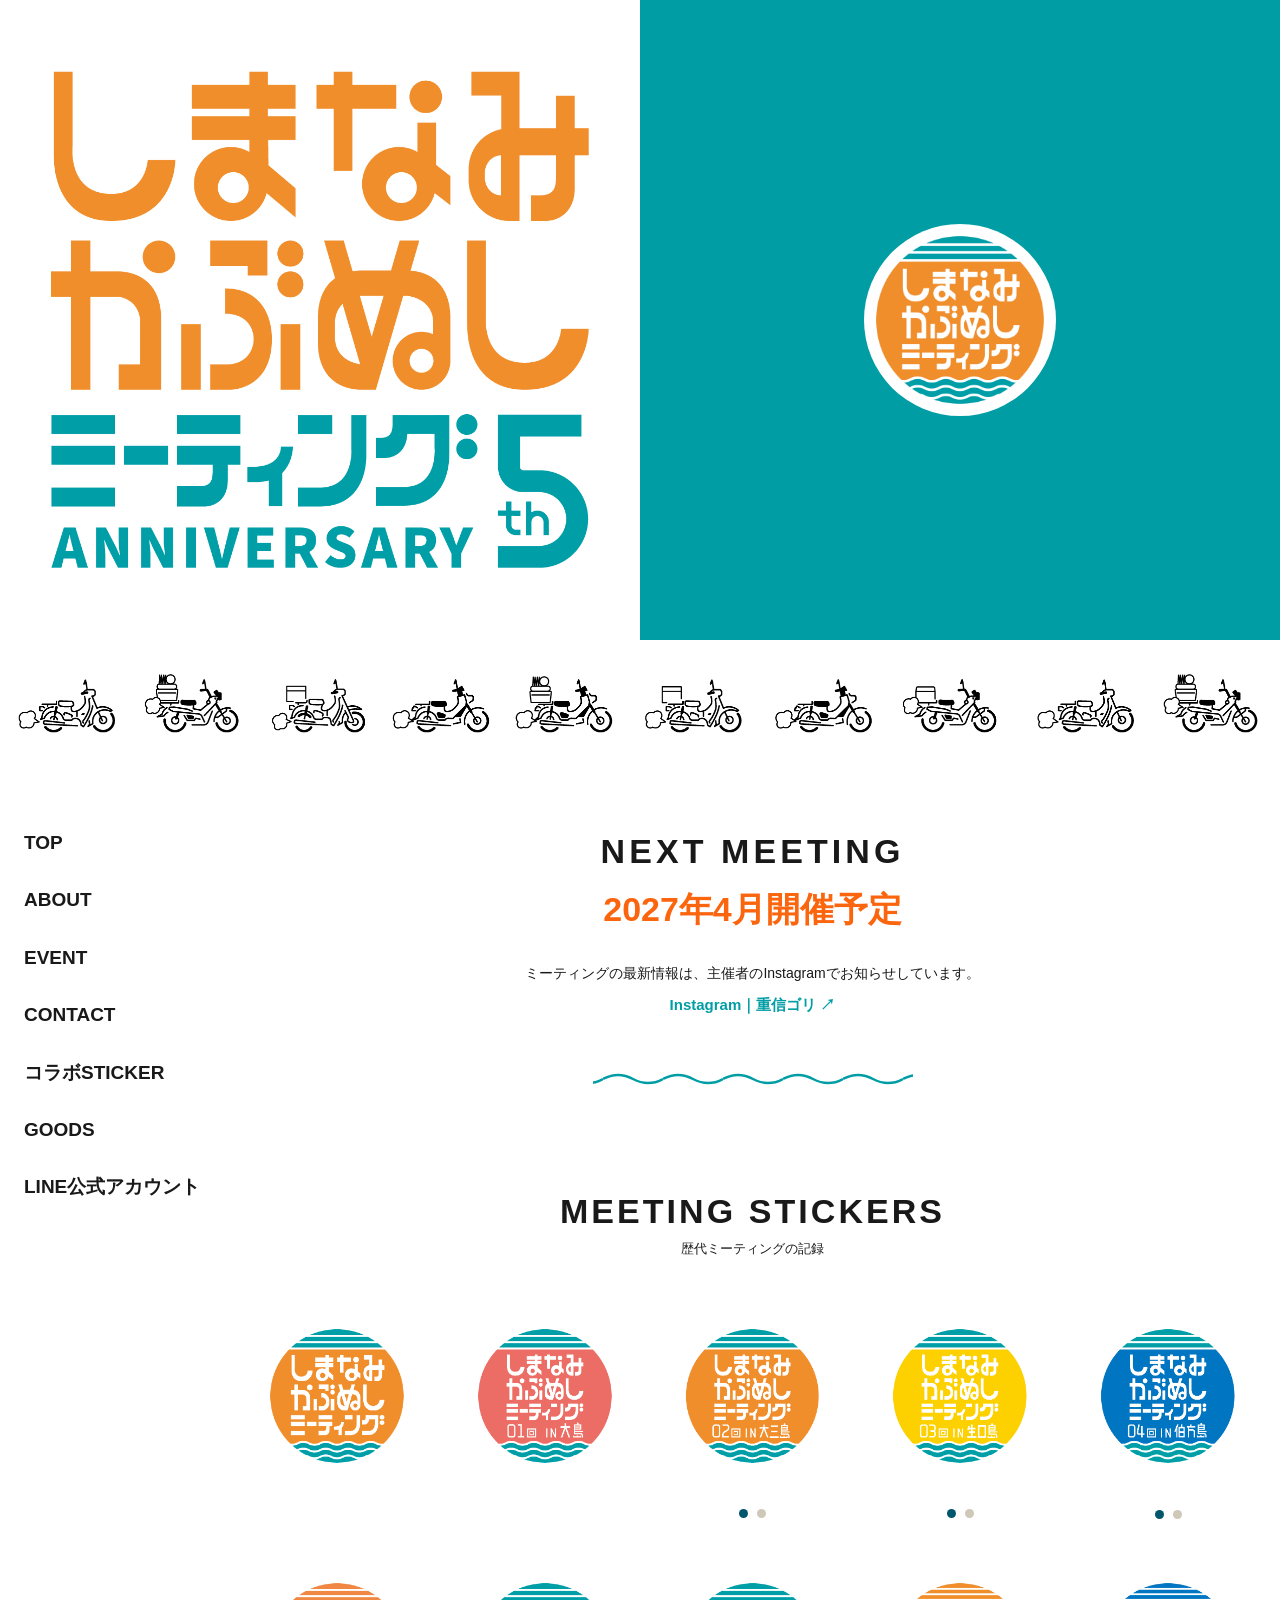
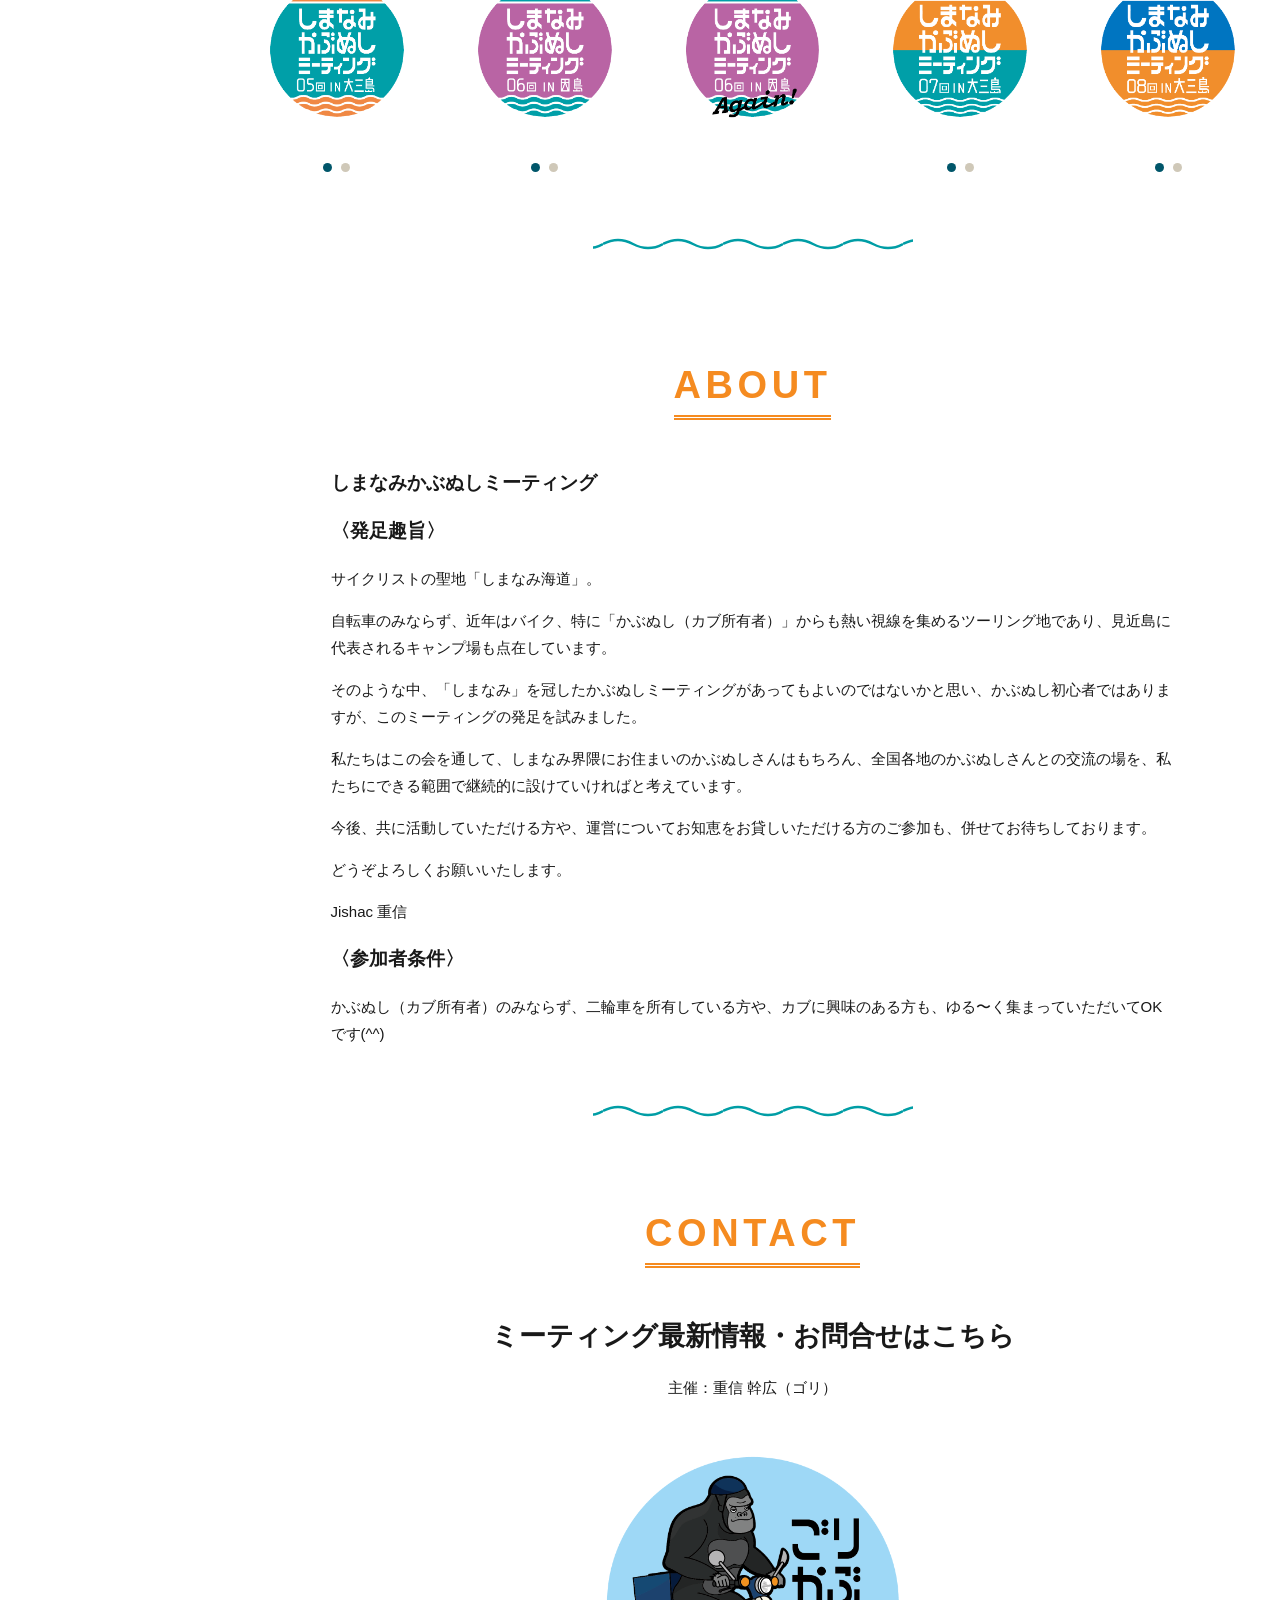
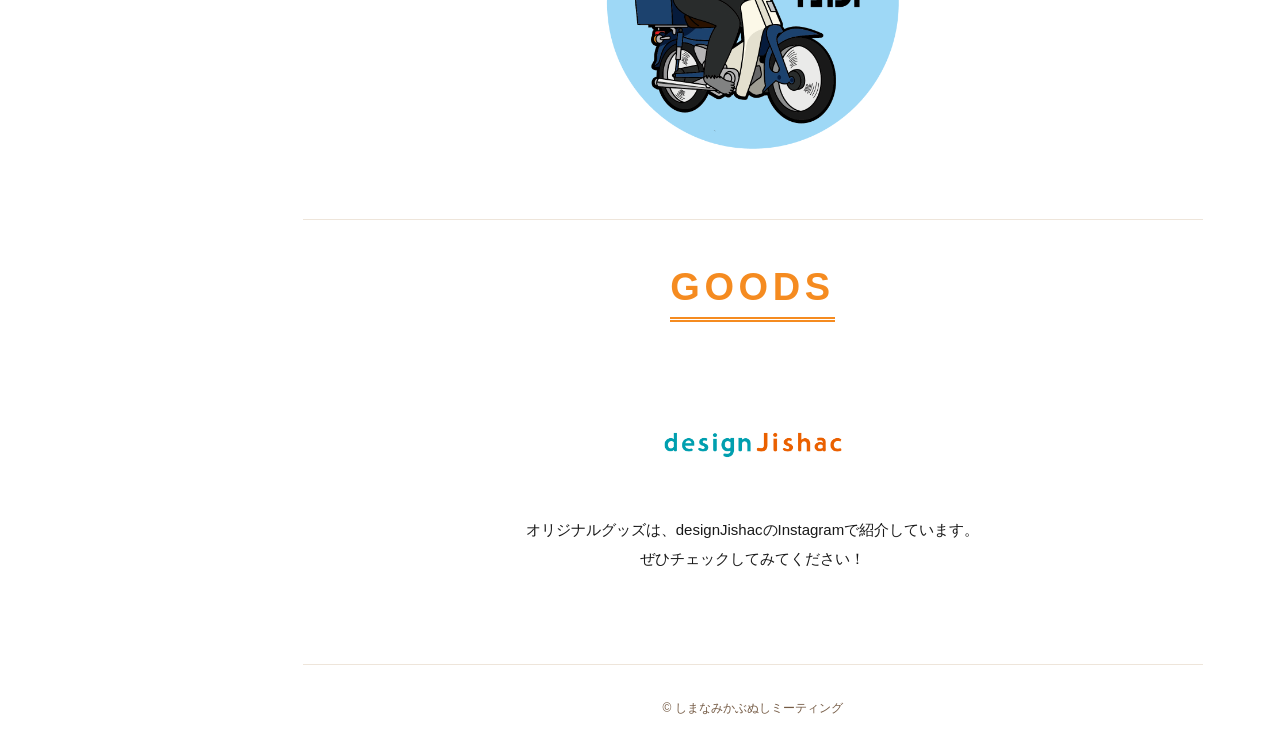
<file: index.html>
<!doctype html>
<html lang="ja">
<head>
  <meta charset="utf-8">
  <meta name="viewport" content="width=device-width, initial-scale=1">
  <meta name="description" content="しまなみかぶぬしミーティング公式サイト。歴代ミーティングのステッカーとチラシを紹介。次回は2027年4月開催予定。">
  <title>しまなみかぶぬしミーティング</title>
  <link rel="icon" href="images/meeting-logo.png">
  <link rel="stylesheet" href="style.css">
  <script src="script.js" defer></script>
</head>
<body>
  <main id="top">
    <header class="hero" aria-label="しまなみかぶぬしミーティング">
      <div class="hero-left"><img src="images/main-visual.png" alt="しまなみかぶぬしミーティング 5周年"></div>
      <div class="hero-right"><img src="images/meeting-logo.png" alt="しまなみかぶぬしミーティング公式ロゴ"></div>
    </header>

<!-- ヘッダー下：走るカブのアニメーション -->
<div class="cub-animation" aria-hidden="true"></div>

    <div class="below-hero">
      <aside class="sidebar">
        <nav aria-label="サイトメニュー">
          <a href="#top">TOP</a>
          <a href="#about">ABOUT</a> 
          <a href="event.html">EVENT</a>
          <a href="#contact">CONTACT</a>
          <a href="https://cubnushi-sticker-station.r93u12i.workers.dev/">コラボSTICKER</a>
         <a href="https://www.instagram.com/design_jishac/" target="_blank" rel="noopener noreferrer">GOODS</a>
          <a href="https://lin.ee/qcc9q6A" target="_blank" rel="noopener noreferrer">LINE公式アカウント</a>
        </nav>
      </aside>

      <div class="content">
<section class="next-event" aria-label="次回開催情報">
  <h1>NEXT MEETING</h1>
  <p>2027年4月開催予定</p>

  <div class="next-event-info">
    <p>ミーティングの最新情報は、主催者のInstagramでお知らせしています。</p>
    <a
      href="https://www.instagram.com/shimacubnushi_gori/"
      target="_blank"
      rel="noopener noreferrer"
    >
      Instagram｜重信ゴリ ↗
    </a>
  </div>
</section>


        <section class="gallery" aria-labelledby="gallery-title">
          <h2 id="gallery-title">MEETING STICKERS</h2>
          <p class="gallery-lead">歴代ミーティングの記録</p>
          <div id="sticker-grid" class="sticker-grid"></div>
        </section>

        <section class="info" id="about">
          <h2>ABOUT</h2>
          <h3>しまなみかぶぬしミーティング</h3>
          <h3>〈発足趣旨〉</h3>
          <p>サイクリストの聖地「しまなみ海道」。</p>
          <p>自転車のみならず、近年はバイク、特に「かぶぬし（カブ所有者）」からも熱い視線を集めるツーリング地であり、見近島に代表されるキャンプ場も点在しています。</p>
          <p>そのような中、「しまなみ」を冠したかぶぬしミーティングがあってもよいのではないかと思い、かぶぬし初心者ではありますが、このミーティングの発足を試みました。</p>
          <p>私たちはこの会を通して、しまなみ界隈にお住まいのかぶぬしさんはもちろん、全国各地のかぶぬしさんとの交流の場を、私たちにできる範囲で継続的に設けていければと考えています。</p>
          <p>今後、共に活動していただける方や、運営についてお知恵をお貸しいただける方のご参加も、併せてお待ちしております。</p>
          <p>どうぞよろしくお願いいたします。</p>
          <p>Jishac 重信</p>
          <h3>〈参加者条件〉</h3>
          <p>かぶぬし（カブ所有者）のみならず、二輪車を所有している方や、カブに興味のある方も、ゆる〜く集まっていただいてOKです(^^)</p>
        </section>

<section class="info" id="contact">
  <h2>CONTACT</h2>

  <h3>ミーティング最新情報・お問合せはこちら</h3>

  <p>主催：重信 幹広（ゴリ）</p>

  <a
    href="https://www.instagram.com/shimacubnushi_gori/"
    target="_blank"
    rel="noopener noreferrer"
    aria-label="Instagram｜重信ゴリを開く"
  >
    <img
      src="images/gori-cub.png"
      alt="ゴリカブ｜Instagram 重信ゴリ"
    >
  </a>
</section>

       
<section class="info" id="goods">
  <h2>GOODS</h2>

  <div class="goods-content">
    <a href="https://www.instagram.com/design_jishac/"
       target="_blank"
       rel="noopener noreferrer"
       aria-label="designJishacのInstagramを見る">
      <img src="images/designjishac.png"
           alt="designJishac"
           class="goods-logo">
    </a>

    <p>
      オリジナルグッズは、designJishacのInstagramで紹介しています。<br>
      ぜひチェックしてみてください！
    </p>
  </div>
</section>

        <footer>© しまなみかぶぬしミーティング</footer>
      </div>
    </div>
  </main>

  <dialog id="flyer-dialog" class="flyer-dialog" aria-labelledby="dialog-title">
    <div class="dialog-header">
      <h2 id="dialog-title"></h2>
      <button id="close-dialog" type="button" aria-label="閉じる">×</button>
    </div>
    <p id="dialog-date" class="dialog-date"></p>
    <img id="dialog-image" alt="開催チラシ">
  </dialog>
</body>
</html>
</file>
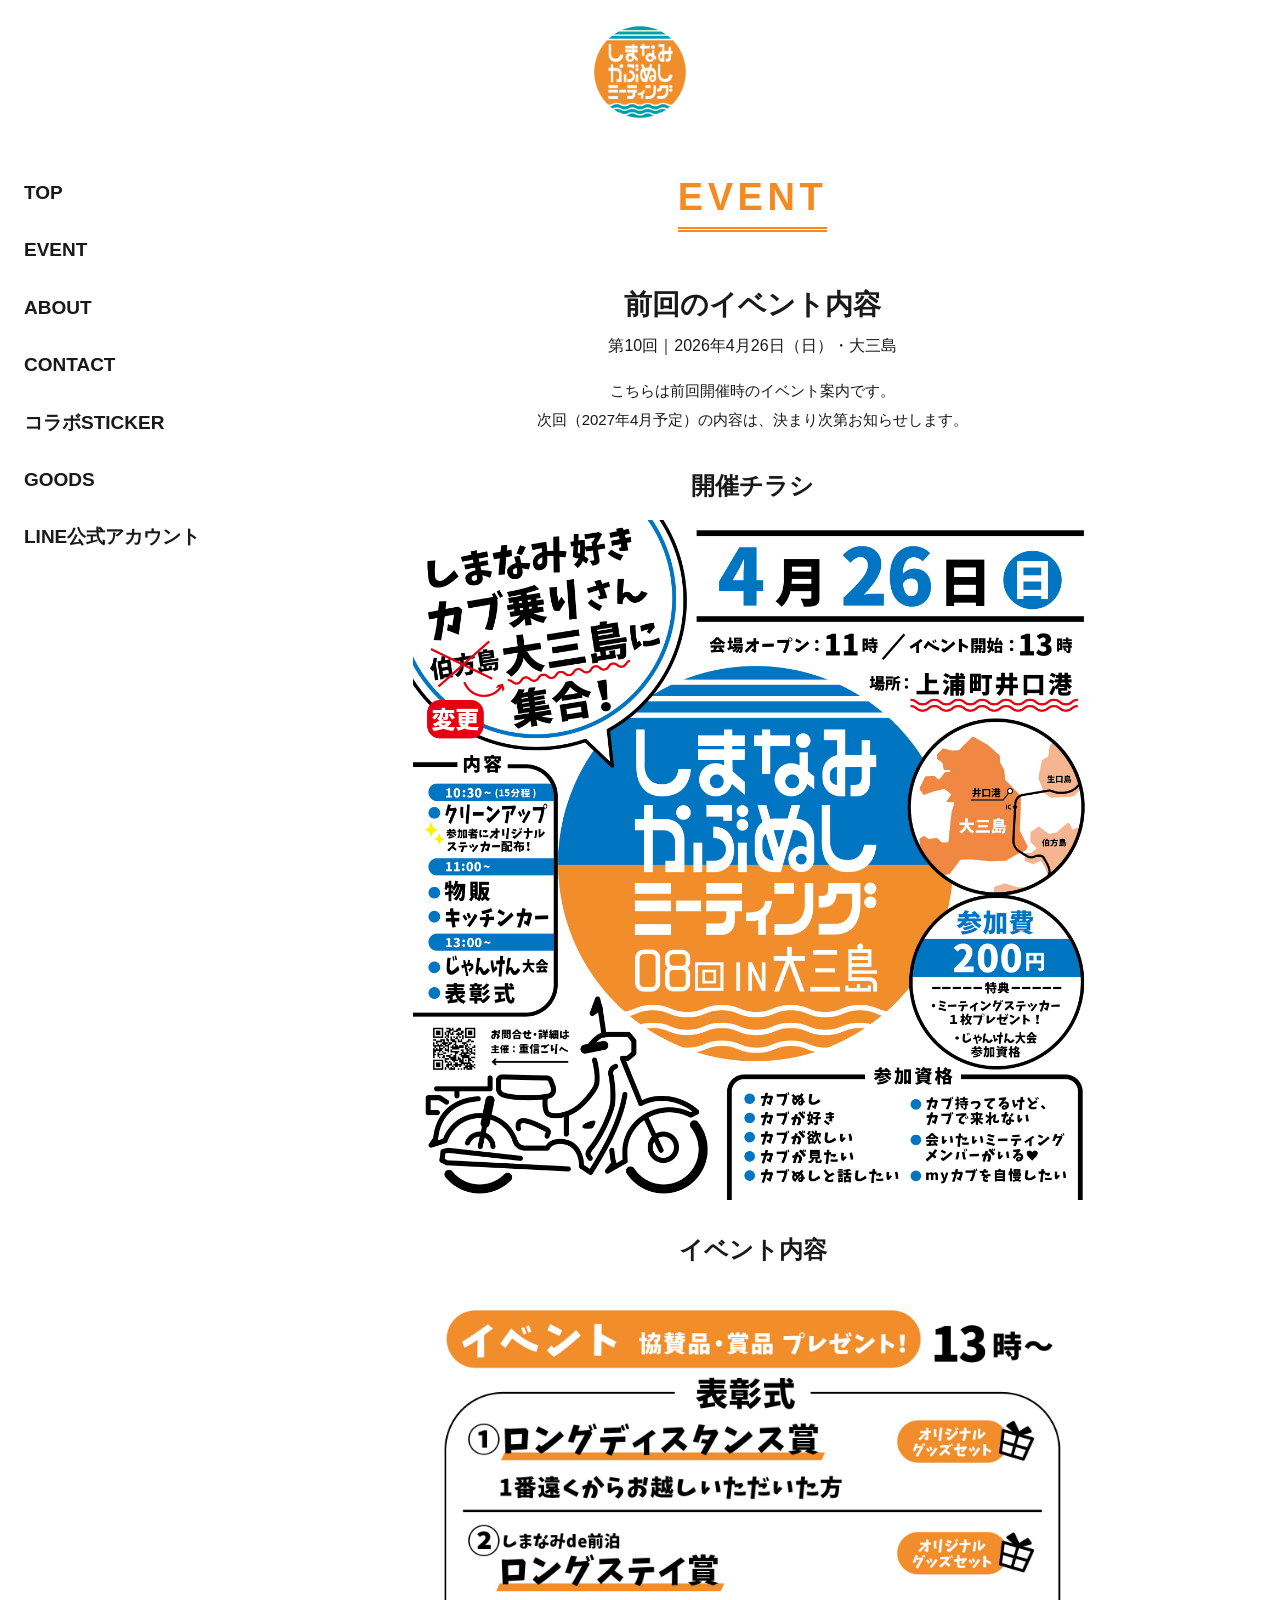
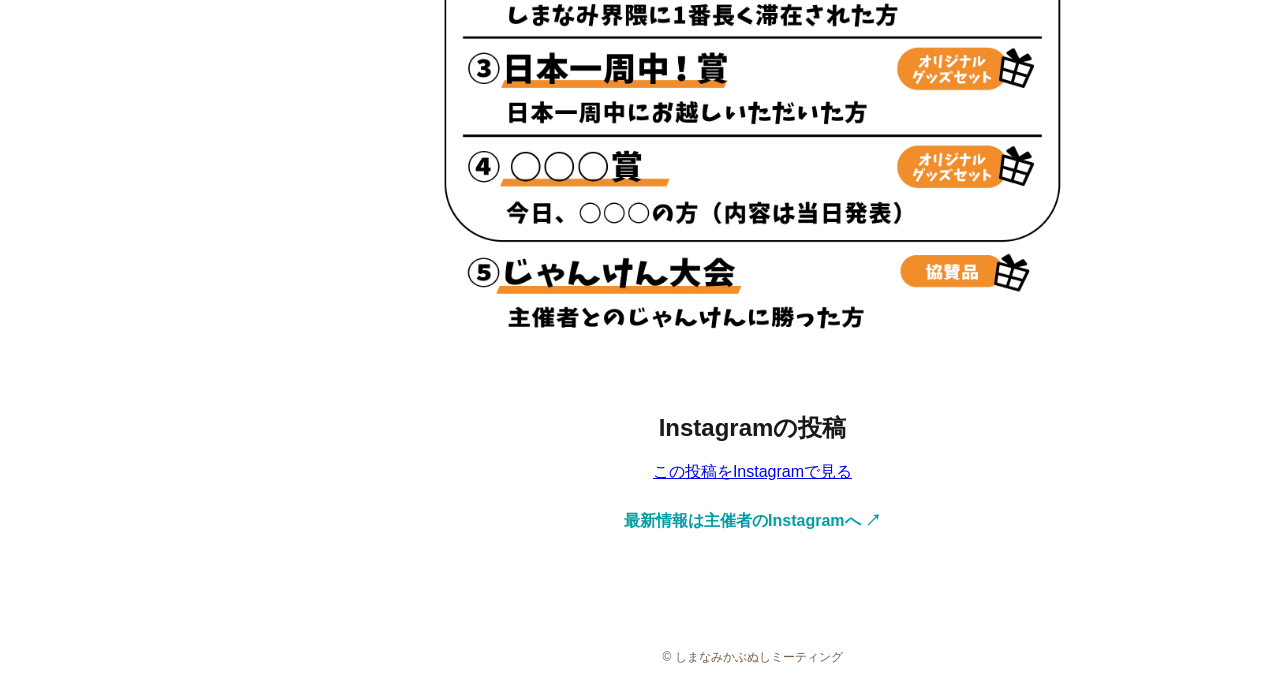
<file: event.html>
<!doctype html>
<html lang="ja">
<head>
  <meta charset="utf-8">
  <meta name="viewport" content="width=device-width, initial-scale=1">
  <meta name="description" content="しまなみかぶぬしミーティングのイベント案内。前回2026年4月26日のイベント内容を掲載しています。">
  <title>EVENT｜しまなみかぶぬしミーティング</title>
  <link rel="icon" href="images/meeting-logo.png">
  <link rel="stylesheet" href="style.css">
  <style>
    /* EVENTページ専用。既存のstyle.cssは変更しません */
    .event-page-heading { text-align: center; padding: 56px 20px 16px; }
    .event-page-heading h1 { display: table; margin: 0 auto; padding: 0 0 8px; border-bottom: 5px double #f58b20; color: #f58b20; font-size: clamp(28px, 3vw, 38px); font-weight: 900; letter-spacing: .12em; }
    .event-body { width: min(100%, 900px); margin: 0 auto; padding: 24px 28px 85px; text-align: center; }
    .event-body h2 { margin: 14px 0 12px; font-size: clamp(21px, 2.5vw, 28px); font-weight: 800; }
    .event-date { margin: 0 0 20px; font-size: 16px; }
    .event-notice { margin: 0 auto 36px; line-height: 1.9; font-size: 15px; }
    .event-image-heading { margin: 34px 0 18px; font-size: clamp(18px, 2vw, 24px); font-weight: 800; }
    .event-poster { display: block; width: min(100%, 680px); height: auto; margin: 0 auto; }
    .event-instagram { margin: 48px auto 0; max-width: 540px; text-align: center; }
    .event-instagram .instagram-media { margin: 0 auto !important; }
    .event-link { display: inline-block; margin-top: 28px; color: #009da5; font-weight: 700; text-decoration: none; }
    .event-link:hover, .event-link:focus-visible { color: #f58b20; text-decoration: underline; }
    .event-page-footer { text-align: center; padding: 32px 12px; font-size: 12px; color: #755b45; }
    .event-top-link { display: block; width: fit-content; margin: 24px auto 0; text-decoration: none; }
    .event-top-link img { display: block; width: 96px; max-width: 100%; height: auto; }
    @media (max-width: 700px) {
      .event-page-heading { padding-top: 38px; }
      .event-body { padding: 20px 16px 55px; }
      .event-notice { margin-bottom: 24px; }
      .event-top-link img { width: 76px; }
    }
  </style>
</head>
<body>
  <a class="event-top-link" href="index.html" aria-label="トップページへ戻る">
    <img src="images/meeting-logo.png" alt="しまなみかぶぬしミーティング">
  </a>
  <div class="below-hero">
    <aside class="sidebar">
      <nav aria-label="サイトメニュー">
        <a href="index.html#top">TOP</a>
        <a href="event.html" aria-current="page">EVENT</a>
        <a href="index.html#about">ABOUT</a>
        <a href="index.html#contact">CONTACT</a>
        <a href="https://cubnushi-sticker-station.r93u12i.workers.dev/">コラボSTICKER</a>
        <a href="index.html#goods">GOODS</a>
        <a href="https://lin.ee/qcc9q6A" target="_blank" rel="noopener noreferrer">LINE公式アカウント</a>
      </nav>
    </aside>
    <main class="content">
      <header class="event-page-heading"><h1>EVENT</h1></header>
      <section class="event-body" aria-labelledby="previous-event-title">
        <h2 id="previous-event-title">前回のイベント内容</h2>
        <p class="event-date">第10回｜2026年4月26日（日）・大三島</p>
        <p class="event-notice">こちらは前回開催時のイベント案内です。<br>次回（2027年4月予定）の内容は、決まり次第お知らせします。</p>
        <h3 class="event-image-heading">開催チラシ</h3>
        <img class="event-poster" src="images/flyer08.jpg" alt="第10回しまなみかぶぬしミーティング（2026年4月26日・大三島）の開催チラシ" loading="lazy">
        <h3 class="event-image-heading">イベント内容</h3>
        <img class="event-poster" src="images/event-2026.jpg" alt="2026年4月26日開催時のイベント案内。13時からの表彰式、ロングディスタンス賞、ロングステイ賞、日本一周中！賞、当日発表の賞、じゃんけん大会について" width="1724" height="1724">
        <section class="event-instagram" aria-labelledby="event-instagram-title">
          <h3 id="event-instagram-title" class="event-image-heading">Instagramの投稿</h3>
          <blockquote class="instagram-media" data-instgrm-captioned data-instgrm-permalink="https://www.instagram.com/p/DXmL7_Nk5vP/" data-instgrm-version="14" style="background:#fff; border:0; border-radius:3px; margin:0 auto; max-width:540px; min-width:0; width:100%; padding:0;">
            <a href="https://www.instagram.com/p/DXmL7_Nk5vP/" target="_blank" rel="noopener noreferrer">この投稿をInstagramで見る</a>
          </blockquote>
        </section>
        <a class="event-link" href="https://www.instagram.com/shimacubnushi_gori/" target="_blank" rel="noopener noreferrer">最新情報は主催者のInstagramへ ↗</a>
      </section>
      <footer class="event-page-footer">© しまなみかぶぬしミーティング</footer>
    </main>
  </div>
  <script async src="https://www.instagram.com/embed.js"></script>
</body>
</html>
</file>
<file: style.css>
/* ==============================
   基本設定
============================== */

:root {
  --orange: #f58b20;
  --teal: #009da5;
  --beige: #ffffff;
  --ink: #191919;
}

* {
  box-sizing: border-box;
}

html {
  scroll-behavior: smooth;
}

body {
  margin: 0;
  background: #fff;
  color: var(--ink);
  font-family: Arial, "Hiragino Kaku Gothic ProN", "Noto Sans JP", sans-serif;
}


/* ==============================
   ヘッダー
============================== */

.hero {
  display: grid;
  grid-template-columns: 1fr 1fr;
}

.hero-left,
.hero-right {
  aspect-ratio: 1 / 1;
  min-width: 0;
}

.hero-left {
  display: grid;
  place-items: center;
  background: #fff;
}

.hero-left img {
  display: block;
  width: 100%;
  height: 100%;
  object-fit: contain;
}

.hero-right {
  display: flex;
  justify-content: center;
  align-items: center;
  background: var(--teal);
}

.hero-right img {
  display: block;
  width: 30%;
  max-width: 220px;
  height: auto;
  background: #fff;
  padding: 8px;
  border-radius: 50%;
}


/* ==============================
   サイドメニュー・本文
============================== */

.below-hero {
  display: grid;
  grid-template-columns: 225px minmax(0, 1fr);
  align-items: start;
}

.sidebar {
  background: #fff;
  padding: 58px 24px;
  position: sticky;
  top: 0;
}

.sidebar nav {
  display: flex;
  flex-direction: column;
  gap: 27px;
}

.sidebar a {
  color: #191919;
  font-size: 19px;
  font-weight: 800;
  text-decoration: none;
  line-height: 1.6;
  transition: color .15s ease;
}

.sidebar a:hover,
.sidebar a:focus-visible {
  color: var(--orange);
}

.content {
  min-width: 0;
}


/* ==============================
   次回開催
============================== */

.next-event {
  padding: 62px 20px 56px;
  text-align: center;
}

.next-event h1 {
  font-size: clamp(25px, 3vw, 34px);
  font-weight: 800;
  letter-spacing: .12em;
  margin: 0 0 16px;
}

.next-event p {
  font-size: clamp(23px, 3vw, 34px);
  font-weight: 700;
  color: #fa650e;
  margin: 0;
}


/* ==============================
   歴代ステッカー
============================== */

.gallery {
  background: #fff;
  padding: 48px 12px 65px;
}

.gallery h2 {
  margin: 0;
  font-size: clamp(25px, 3vw, 34px);
  font-weight: 800;
  text-align: center;
  letter-spacing: .09em;
}

.gallery-lead {
  margin: 9px 0 38px;
  text-align: center;
  font-size: 13px;
}

.sticker-grid {
  display: grid;
  grid-template-columns: repeat(5, minmax(0, 1fr));
  column-gap: 8px;
  row-gap: 24px;
}

.sticker-card {
  min-width: 0;
  text-align: center;
}

.sticker-image-button {
  display: block;
  width: 100%;
  border: 0;
  padding: 0;
  background: transparent;
  cursor: pointer;
  position: relative;
  border-radius: 50%;
}

.sticker-image-button img {
  display: block;
  width: 100%;
  aspect-ratio: 1 / 1;
  object-fit: contain;
  border-radius: 50%;
}

.sticker-date-overlay {
  position: absolute;
  inset: 0;
  border-radius: 50%;
  display: flex;
  justify-content: center;
  align-items: center;
  padding: 12px;
  flex-direction: column;
  gap: 7px;
  text-align: center;
  background: rgb(0 0 0 / 72%);
  color: #fff;
  font-size: clamp(10px, 1.1vw, 14px);
  opacity: 0;
  pointer-events: none;
  transition: opacity .2s ease;
}

.sticker-image-button:hover .sticker-date-overlay,
.sticker-image-button:focus-visible .sticker-date-overlay {
  opacity: 1;
}

.sticker-dots {
  min-height: 24px;
  display: flex;
  align-items: center;
  justify-content: center;
  gap: 9px;
  margin: 6px 0 0;
}

.sticker-dot {
  width: 9px;
  height: 9px;
  border: 0;
  border-radius: 50%;
  background: #cfc8b8;
  padding: 0;
  cursor: pointer;
}

.sticker-dot[aria-pressed="true"] {
  background: #00566a;
}


/* ==============================
   各セクション共通
============================== */

.info {
  max-width: 900px;
  margin: auto;
  padding: 46px 28px;
  border-bottom: 1px solid #eee5da;
}

.info h2 {
  color: var(--teal);
  font-size: clamp(25px, 3vw, 34px);
  font-weight: 800;
  letter-spacing: .08em;
}

.info p {
  font-size: 15px;
  line-height: 1.8;
}


/* ==============================
   ABOUT・CONTACT 共通見出し
============================== */

#about > h2,
#contact > h2,
#goods > h2 {
  color: var(--orange);
  font-size: clamp(28px, 3vw, 38px);
  font-weight: 900;
  letter-spacing: .12em;
  text-align: center;
  width: fit-content;
  margin: 0 auto 48px;
  padding-bottom: 8px;
  border-bottom: 5px double var(--orange);
}


/* ==============================
   ABOUT
============================== */

#about h3 {
  line-height: 1.6;
}


/* ==============================
   CONTACT
============================== */

#contact {
  text-align: center;
}

#contact > h3 {
  margin: 0 0 18px;
  font-size: clamp(19px, 2.5vw, 27px);
  font-weight: 700;
  line-height: 1.5;
}

#contact > p {
  margin: 18px 0 32px;
}

#contact > a {
  display: block;
  width: min(100%, 340px);
  margin: 0 auto;
  line-height: 0;
}

#contact > a img {
  display: block;
  width: 100%;
  height: auto;
  transition: opacity .2s ease;
}

#contact > a:hover img,
#contact > a:focus-visible img {
  opacity: .8;
}


/* ==============================
   フッター
============================== */

footer {
  text-align: center;
  padding: 35px 12px;
  font-size: 12px;
  color: #755b45;
}


/* ==============================
   チラシのポップアップ
============================== */

.flyer-dialog {
  width: min(92vw, 740px);
  max-height: 92vh;
  border: none;
  border-radius: 6px;
  padding: 20px;
  box-shadow: 0 12px 60px rgb(0 0 0 / 20%);
}

.flyer-dialog::backdrop {
  background: rgb(0 0 0 / 70%);
}

.dialog-header {
  display: flex;
  justify-content: flex-end;
  align-items: center;
  gap: 15px;
}

.dialog-header h2 {
  font-size: 17px;
  margin: 0;
}

.dialog-header button {
  font-size: 32px;
  line-height: 1;
  border: 0;
  background: none;
  cursor: pointer;
}

.dialog-date {
  margin: 8px 0 15px;
  font-size: 13px;
}

.flyer-dialog img {
  display: block;
  width: 100%;
  height: auto;
  max-height: 70vh;
  object-fit: contain;
}


/* ==============================
   スマートフォン
============================== */

@media (max-width: 700px) {

  .hero {
    grid-template-columns: 1fr;
  }

  .hero-right img {
    width: 34%;
    padding: 6px;
  }

  .below-hero {
    grid-template-columns: 1fr;
  }

  .sidebar {
    position: static;
    padding: 16px;
    border-bottom: 1px solid #f1e7dd;
  }

  .sidebar nav {
    flex-direction: row;
    flex-wrap: wrap;
    gap: 12px 18px;
  }

  .sidebar a {
    font-size: 16px;
    font-weight: 800;
  }

  .next-event {
    padding: 42px 12px;
  }

  .gallery {
    padding: 35px 10px 45px;
  }

  .sticker-grid {
    grid-template-columns: repeat(2, minmax(0, 1fr));
    gap: 22px 8px;
  }

  .sticker-date-overlay {
    font-size: 12px;
  }

  .info {
    padding: 42px 18px;
  }

  #about > h2,
  #contact > h2 {
    margin-bottom: 40px;
  }

  #contact > a {
    width: min(88%, 330px);
  }
}

/* NEXT MEETING：最新情報への案内 */
.next-event-info {
  margin-top: 28px;
  text-align: center;
}

.next-event-info p {
  margin: 0 0 10px;
  color: #191919;
  font-size: 14px;
  font-weight: 400;
  line-height: 1.8;
}

.next-event-info a {
  color: #009da5;
  font-size: 15px;
  font-weight: 700;
  text-decoration: none;
}

.next-event-info a:hover {
  color: #f58b20;
  text-decoration: underline;
}

/* ==============================
   セクション間の波線
============================== */

.next-event::after,
.gallery::after,
#about::after {
  content: "";
  display: block;
  width: min(65%, 320px);
  height: 18px;
  margin: 55px auto 0;

  background-image: url("data:image/svg+xml,%3Csvg xmlns='http://www.w3.org/2000/svg' width='60' height='18' viewBox='0 0 60 18'%3E%3Cpath d='M0 9 Q15 1 30 9 T60 9' fill='none' stroke='%23009da5' stroke-width='2.5'/%3E%3C/svg%3E");
  background-repeat: repeat-x;
  background-position: center;
}

/* セクション下の通常の区切り線を削除 */
.next-event,
.gallery,
#about {
  border-bottom: none;
}

/* スマートフォン */
@media (max-width: 700px) {
  .next-event::after,
  .gallery::after,
  #about::after {
    width: min(70%, 240px);
    margin-top: 40px;
  }
}

/* ==============================
   ヘッダー下：走るカブ
============================== */

.cub-animation {
  width: 100%;
  height: 130px;
  overflow: hidden;
  background-color: #fff;
  background-image: url("images/shop-TOPイラスト.png");
  background-repeat: repeat-x;
  background-size: auto 105px;
  background-position: 0 center;

  animation: cub-running 30s linear infinite;
}

/* 左から右へ流れる */
@keyframes cub-running {
  from {
    background-position: 0 center;
  }
  to {
    background-position: 1014px center;
  }
}

/* スマートフォン */
@media (max-width: 700px) {
  .cub-animation {
    height: 90px;
    background-size: auto 70px;
    animation-name: cub-running-mobile;
  }

  @keyframes cub-running-mobile {
    from {
      background-position: 0 center;
    }
    to {
      background-position: 679.2px center;
    }
  }
}

/* 動きを減らす設定の方には静止表示 */
@media (prefers-reduced-motion: reduce) {
  .cub-animation {
    animation: none;
  }
}

/* GOODS */
.goods-content {
  text-align: center;
  padding: 30px 0;
}

.goods-content a {
  display: inline-block;
  width: min(100%, 250px);
}

.goods-logo {
  display: block;
  width: 100%;
  height: auto;
  transition: opacity 0.2s ease;
}

.goods-content a:hover .goods-logo {
  opacity: 0.7;
}

.goods-content p {
  margin-top: 22px;
  line-height: 1.9;
}

/* サイドメニュー：ホバー時に二重下線 */
.sidebar a:hover {
  text-decoration-line: underline;
  text-decoration-style: double;
  text-decoration-color: #f58b20;
  text-decoration-thickness: 1px;
  text-underline-offset: 6px;
}
</file>
